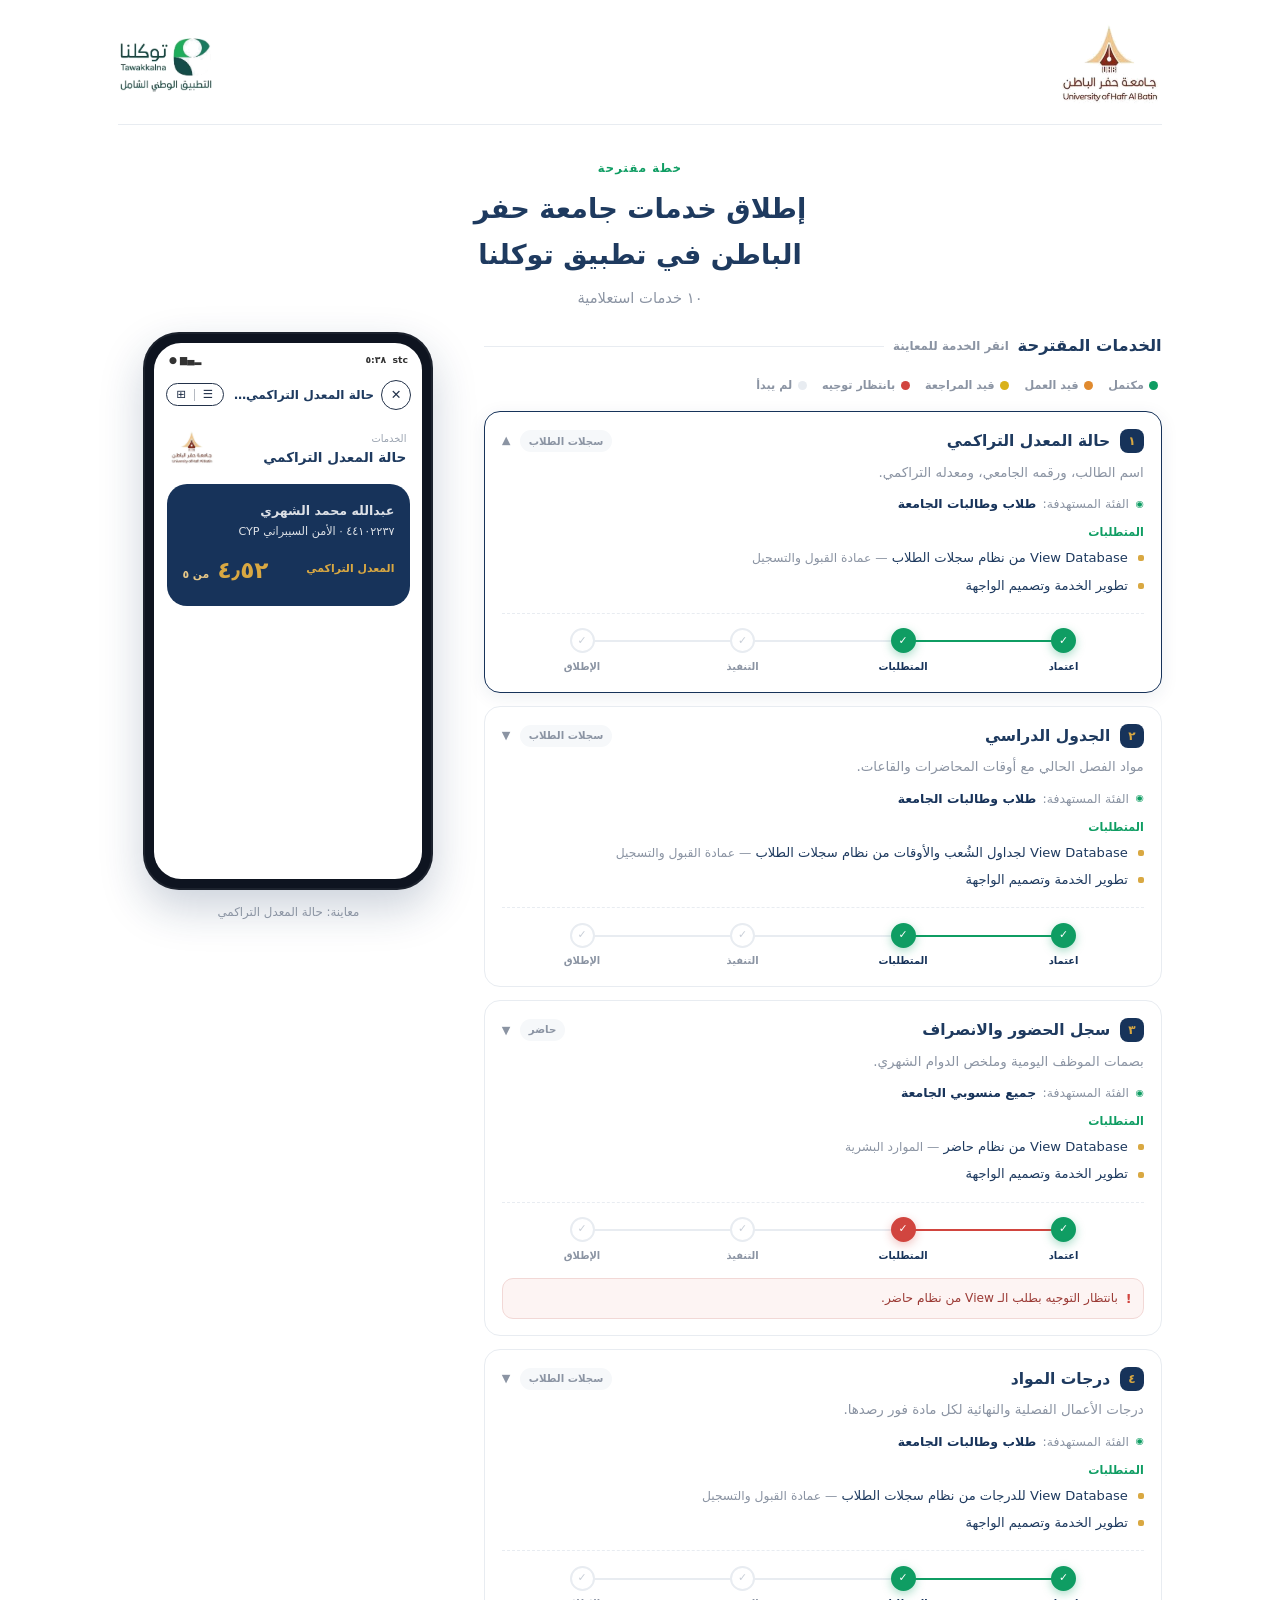
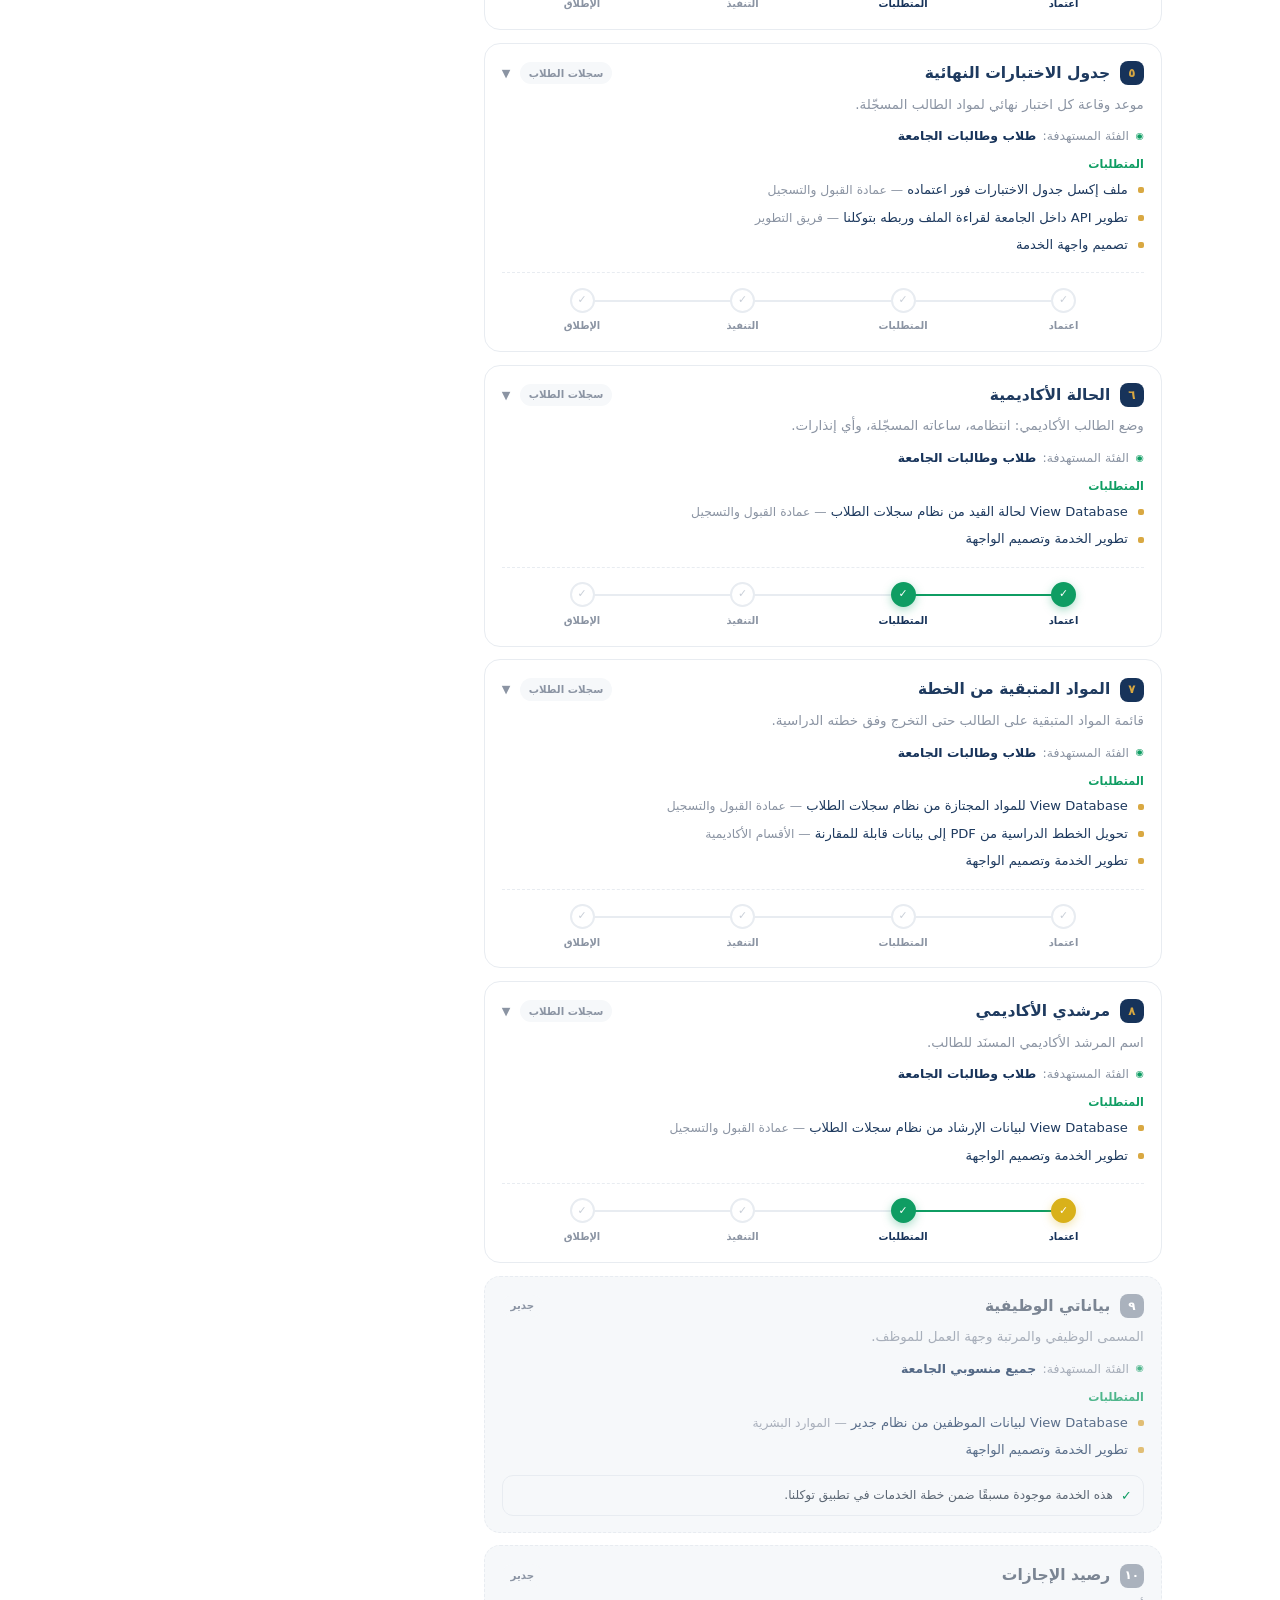
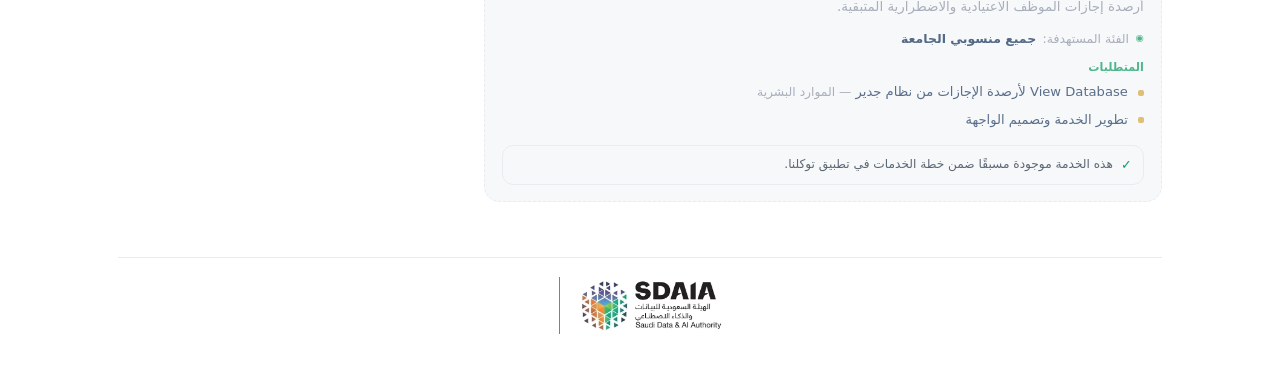
<file: plan.html>
<!DOCTYPE html>
<html lang="ar" dir="rtl">
<meta charset="utf-8">
<meta name="viewport" content="width=device-width, initial-scale=1">
<title>خطة إطلاق خدمات جامعة حفر الباطن في توكلنا</title>
<style>
  /* هوية بيضاء مينمالستك — بألوان واجهة توكلنا */
  :root{
    --bg:#ffffff; --ink:#1e3a5f; --navy:#17335a; --gold:#d9a842;
    --muted:#8b94a3; --soft:#f6f8fa; --line:#e8ecf1; --tw:#0f9d63;
    --orange:#e08a2e; --yellow:#d9b11a; --red:#d1453f;
  }
  *{ box-sizing:border-box; }
  html,body{ margin:0; }
  body{
    direction:rtl; background:var(--bg); color:var(--ink);
    font-family:"Segoe UI",Tahoma,"Noto Kufi Arabic",system-ui,sans-serif;
    line-height:1.7; -webkit-font-smoothing:antialiased;
  }
  .wrap{ max-width:1080px; margin:0 auto; padding:1.5rem 1.15rem 3rem; }

  /* الترويسة */
  .top{
    display:flex; align-items:center; justify-content:space-between; gap:1rem;
    padding-bottom:1.1rem; border-bottom:1px solid var(--line);
  }
  .top img{ display:block; height:auto; }
  .top .uni{ width:104px; }
  .top .tw-logo{ width:96px; }

  .hero{ text-align:center; padding:1.8rem 0 1.4rem; max-width:640px; margin:0 auto; }
  .hero .kicker{ font-size:.72rem; font-weight:700; letter-spacing:.1em; color:var(--tw); }
  h1{ margin:.35rem 0 .4rem; font-size:clamp(1.35rem,4.8vw,1.7rem); font-weight:800; text-wrap:balance; }
  .hero p{ margin:0 auto; max-width:46ch; color:var(--muted); font-size:.92rem; }

  /* تخطيط: قائمة + معاينة جانبية لسطح المكتب */
  .layout{ display:grid; grid-template-columns:1fr; gap:1.6rem; align-items:start; }
  @media(min-width:920px){ .layout{ grid-template-columns:1fr 340px; } }

  .list-head{
    margin:0 0 1rem; font-size:1.02rem; font-weight:800; color:var(--ink);
    display:flex; align-items:center; gap:.55rem;
  }
  .list-head::after{ content:""; flex:1; height:1px; background:var(--line); }
  .list-hint{ font-size:.74rem; color:var(--muted); font-weight:600; }

  /* بطاقة الخدمة */
  .svc{
    border:1px solid var(--line); border-radius:16px; margin-bottom:.8rem; background:#fff;
    overflow:hidden; transition:border-color .2s, box-shadow .2s;
  }
  .svc.active{ border-color:var(--navy); box-shadow:0 4px 18px rgba(23,51,90,.08); }
  .svc .card-btn{
    all:unset; box-sizing:border-box; display:block; width:100%; cursor:pointer; padding:1rem 1.05rem;
  }
  .svc .card-btn:focus-visible{ outline:3px solid var(--gold); outline-offset:-3px; border-radius:16px; }
  .svc .head{ display:flex; align-items:center; gap:.6rem; }
  .svc .num{
    flex:0 0 auto; width:24px; height:24px; border-radius:8px; display:grid; place-items:center;
    background:var(--navy); color:var(--gold); font-size:.75rem; font-weight:800;
  }
  .svc h3{ margin:0; font-size:.97rem; font-weight:800; }
  .svc .sys{
    margin-inline-start:auto; font-size:.64rem; font-weight:700; padding:.15rem .55rem;
    border-radius:99px; background:var(--soft); color:var(--muted); white-space:nowrap;
  }
  .svc .chev{ flex:0 0 auto; color:var(--muted); font-size:.7rem; transition:transform .25s; }
  .svc.active .chev{ transform:rotate(180deg); }
  .svc .desc{ margin:.45rem 0 .55rem; font-size:.84rem; color:var(--muted); }
  .aud-line{ display:flex; align-items:center; gap:.4rem; font-size:.78rem; margin-bottom:.55rem; color:var(--muted); }
  .aud-line b{ color:var(--navy); font-weight:700; }
  .aud-line::before{ content:"◉"; font-size:.6rem; color:var(--tw); }
  .req-ttl{ font-size:.7rem; font-weight:800; color:var(--tw); margin-bottom:.3rem; }
  .svc ul{ margin:0; padding:0; list-style:none; display:flex; flex-direction:column; gap:.32rem; }
  .svc li{ position:relative; padding-inline-start:1rem; font-size:.82rem; color:var(--ink); }
  .svc li::before{ content:""; position:absolute; right:0; top:.62em; width:6px; height:6px; border-radius:2px; background:var(--gold); }
  .svc li .src{ color:var(--muted); font-size:.77rem; }

  /* مؤشر المراحل */
  .stages{ display:flex; margin-top:1rem; padding-top:.9rem; border-top:1px dashed var(--line); }
  .stg{ position:relative; flex:1; display:flex; flex-direction:column; align-items:center; gap:.35rem; }
  .stg::before{
    content:""; position:absolute; top:12px; left:50%; width:100%; height:2px;
    background:var(--line); transition:background .3s;
  }
  .stg:first-child::before{ display:none; }
  .stg .dot{
    position:relative; z-index:1; width:25px; height:25px; border-radius:50%;
    display:grid; place-items:center; background:#fff; border:2px solid var(--line);
    color:#c8ced7; font-size:.68rem; font-weight:800; transition:all .3s;
  }
  .stg .lbl{ font-size:.62rem; font-weight:700; color:var(--muted); }

  .stg.done::before{ background:var(--tw); }
  .stg.done .dot{ background:var(--tw); border-color:var(--tw); color:#fff; box-shadow:0 3px 10px rgba(15,157,99,.35); }
  .stg.done .lbl{ color:var(--navy); }

  .stg.partial::before{ background:var(--orange); }
  .stg.partial .dot{ background:var(--orange); border-color:var(--orange); color:#fff; box-shadow:0 3px 10px rgba(224,138,46,.35); }
  .stg.partial .lbl{ color:var(--navy); }

  .stg.wait::before{ background:var(--yellow); }
  .stg.wait .dot{ background:var(--yellow); border-color:var(--yellow); color:#fff; box-shadow:0 3px 10px rgba(217,177,26,.35); }
  .stg.wait .lbl{ color:var(--navy); }

  .stg.blocked::before{ background:var(--red); }
  .stg.blocked .dot{ background:var(--red); border-color:var(--red); color:#fff; box-shadow:0 3px 10px rgba(209,69,63,.32); }
  .stg.blocked .lbl{ color:var(--navy); }

  /* مفتاح الألوان */
  .legend{ display:flex; flex-wrap:wrap; gap:.35rem .95rem; margin:0 .2rem 1rem; }
  .legend span{ display:flex; align-items:center; gap:.35rem; font-size:.7rem; color:var(--muted); font-weight:600; }
  .legend i{ width:9px; height:9px; border-radius:50%; display:block; }

  /* تنويه داخل البطاقة */
  .note{
    display:flex; gap:.5rem; align-items:flex-start; margin-top:.85rem;
    padding:.6rem .7rem; border-radius:11px; font-size:.76rem; line-height:1.6;
  }
  .note .ni{ flex:0 0 auto; font-weight:800; font-size:.8rem; line-height:1.5; }
  .note.warn{ background:#fdf4f3; border:1px solid #f2d8d6; color:#9b3a35; }
  .note.warn .ni{ color:var(--red); }
  .note.info{ background:var(--soft); border:1px solid var(--line); color:#5c6774; }
  .note.info .ni{ color:var(--tw); }

  /* بطاقة معطّلة (خدمة متوفرة مسبقًا) */
  .svc.off{ background:var(--soft); border-style:dashed; }
  .svc.off .card-btn{ cursor:default; }
  .svc.off .num{ background:#aab2bd; color:#fff; }
  .svc.off h3{ color:#7b8593; }
  .svc.off .chev{ display:none; }
  .svc.off .desc, .svc.off .aud-line, .svc.off ul, .svc.off .req-ttl{ opacity:.72; }

  /* الانسدال (جوال فقط) */
  .drop{ display:grid; grid-template-rows:0fr; transition:grid-template-rows .35s ease; }
  .drop > div{ overflow:hidden; }
  .svc.active .drop{ grid-template-rows:1fr; }
  .drop .phone-slot{ display:flex; justify-content:center; padding:0 1rem 1.2rem; }
  @media(min-width:920px){ .drop{ display:none; } }

  /* المعاينة الجانبية (سطح المكتب فقط) */
  .preview{ display:none; }
  @media(min-width:920px){
    .preview{ display:block; position:sticky; top:1.2rem; }
    .preview .cap{ text-align:center; font-size:.74rem; color:var(--muted); margin-top:.7rem; }
  }

  /* فريم الجوال — مطابق لواجهة توكلنا الحقيقية */
  .phone{
    width:290px; max-width:100%; border-radius:36px; padding:11px; background:#0e1420;
    box-shadow:0 18px 44px rgba(23,51,90,.22), inset 0 0 0 2px rgba(255,255,255,.06);
    margin:0 auto;
  }
  .screen{
    position:relative; border-radius:27px; overflow:hidden; background:#fff;
    aspect-ratio:9/18; display:flex; flex-direction:column;
  }
  .sbar{ display:flex; justify-content:space-between; align-items:center; padding:.55rem .9rem .2rem; font-size:.58rem; color:#333; font-weight:600; }
  .apphead{ display:flex; align-items:center; gap:.45rem; padding:.55rem .7rem .4rem; }
  .x-btn{ flex:0 0 auto; width:30px; height:30px; border:1.6px solid #23324a; border-radius:50%; display:grid; place-items:center; color:#23324a; font-size:.8rem; font-weight:700; }
  .apphead .ttl{ flex:1; min-width:0; font-size:.76rem; font-weight:700; color:#1e3a5f; white-space:nowrap; overflow:hidden; text-overflow:ellipsis; }
  .caps{ flex:0 0 auto; display:flex; align-items:center; gap:.5rem; border:1.6px solid #23324a; border-radius:999px; padding:.28rem .6rem; color:#23324a; }
  .caps .i{ font-size:.72rem; line-height:1; }
  .caps .sep{ width:1px; height:12px; background:#23324a55; }
  .svc-row{ display:flex; align-items:flex-start; justify-content:space-between; padding:.9rem 1rem .3rem; }
  .svc-row .t .g{ font-size:.62rem; color:#9aa3b0; }
  .svc-row .t .n{ font-size:.85rem; font-weight:800; color:#1e3a5f; line-height:1.4; }
  .svc-row img{ width:44px; height:auto; display:block; }
  .navy-card{ margin:.8rem .8rem; background:var(--navy); border-radius:20px; padding:1rem .95rem 1.05rem; color:#fff; text-align:right; }
  .navy-card .who{ font-size:.7rem; opacity:.85; margin-bottom:.2rem; }
  .navy-card .who b{ font-size:.79rem; color:#fff; display:block; opacity:1; }
  .kv{ display:flex; align-items:center; justify-content:space-between; padding:.42rem 0; border-bottom:1px solid #ffffff14; }
  .kv:last-child{ border-bottom:none; }
  .kv .k{ font-size:.68rem; color:#c9d3e2; }
  .kv .v{ font-size:.76rem; font-weight:800; color:var(--gold); }
  .big-line{ display:flex; align-items:center; justify-content:space-between; margin-top:.55rem; }
  .big-line .lbl{ font-size:.68rem; color:var(--gold); font-weight:700; }
  .big-line .v{ font-size:1.45rem; font-weight:800; color:var(--gold); }
  .big-line .v small{ font-size:.68rem; font-weight:700; color:#e8c887; }
  .bar{ margin-top:.7rem; height:7px; border-radius:99px; background:#ffffff22; overflow:hidden; }
  .bar i{ display:block; height:100%; background:var(--gold); border-radius:99px; }
  .bar-lbl{ display:flex; justify-content:space-between; margin-top:.4rem; font-size:.62rem; color:#c9d3e2; }
  .bar-lbl b{ color:var(--gold); }

  /* التذييل */
  .foot{ margin-top:2.6rem; padding-top:1.2rem; border-top:1px solid var(--line); text-align:center; }
  .foot .lbl{ font-size:.74rem; color:var(--muted); margin-bottom:.5rem; }
  .foot img{ width:170px; max-width:70%; height:auto; }
  .foot .fine{ margin-top:.8rem; font-size:.68rem; color:var(--muted); }

  @media (prefers-reduced-motion: reduce){ .drop, .svc .chev{ transition:none; } }
</style>

<div class="wrap">

  <div class="top">
    <img class="uni" src="assets/university.png" alt="جامعة حفر الباطن" />
    <img class="tw-logo" src="assets/tawakkalna.png" alt="توكلنا" />
  </div>

  <header class="hero">
    <span class="kicker">خطة مقترحة</span>
    <h1>إطلاق خدمات جامعة حفر الباطن في تطبيق توكلنا</h1>
    <p>١٠ خدمات استعلامية</p>
  </header>

  <div class="layout">
    <div>
      <h2 class="list-head">الخدمات المقترحة <span class="list-hint">انقر الخدمة للمعاينة</span></h2>
      <div class="legend">
        <span><i style="background:var(--tw)"></i> مكتمل</span>
        <span><i style="background:var(--orange)"></i> قيد العمل</span>
        <span><i style="background:var(--yellow)"></i> قيد المراجعة</span>
        <span><i style="background:var(--red)"></i> بانتظار توجيه</span>
        <span><i style="background:var(--line)"></i> لم يبدأ</span>
      </div>
      <div id="list"></div>
    </div>

    <aside class="preview" aria-label="معاينة الخدمة داخل توكلنا">
      <div id="preview-slot"></div>
      <div class="cap" id="preview-cap"></div>
    </aside>
  </div>

  <div class="foot">
    <img src="assets/sdaia.png" alt="سدايا — الهيئة السعودية للبيانات والذكاء الاصطناعي" />
  </div>

</div>

<script>
const UNI_LOGO = "assets/university.png";

/* بيانات الخدمات العشر */
const SERVICES = [
  {
    num:"١", name:"حالة المعدل التراكمي", sys:"سجلات الطلاب", aud:"طلاب وطالبات الجامعة",
    desc:"اسم الطالب، ورقمه الجامعي، ومعدله التراكمي.",
    reqs:[
      ["View Database من نظام سجلات الطلاب","عمادة القبول والتسجيل"],
      ["تطوير الخدمة وتصميم الواجهة",""]
    ],
    who:{ n:"عبدالله محمد الشهري", d:"٤٤١٠٢٢٣٧ · الأمن السيبراني CYP" },
    big:{ lbl:"المعدل التراكمي", v:"٤٫٥٢", u:"من ٥" }
  },
  {
    num:"٢", name:"الجدول الدراسي", sys:"سجلات الطلاب", aud:"طلاب وطالبات الجامعة",
    desc:"مواد الفصل الحالي مع أوقات المحاضرات والقاعات.",
    reqs:[
      ["View Database لجداول الشُعب والأوقات من نظام سجلات الطلاب","عمادة القبول والتسجيل"],
      ["تطوير الخدمة وتصميم الواجهة",""]
    ],
    who:{ n:"عبدالله محمد الشهري", d:"الفصل الدراسي الأول ١٤٤٧" },
    kv:[
      ["أمن الشبكات","٨:٠٠ ص · ق١٠٢"],
      ["التشفير التطبيقي","١٠:٠٠ ص · ق٢١٥"],
      ["تحليل البرمجيات الخبيثة","١:٠٠ م · معمل ٣"],
      ["إدارة المخاطر السيبرانية","٣:٠٠ م · ق١٠٨"]
    ]
  },
  {
    num:"٣", name:"سجل الحضور والانصراف", sys:"حاضر", aud:"جميع منسوبي الجامعة",
    note:{ type:"warn", text:"بانتظار التوجيه بطلب الـ View من نظام حاضر." },
    desc:"بصمات الموظف اليومية وملخص الدوام الشهري.",
    reqs:[
      ["View Database من نظام حاضر","الموارد البشرية"],
      ["تطوير الخدمة وتصميم الواجهة",""]
    ],
    who:{ n:"م. سالم عبدالله العنزي", d:"الرقم الوظيفي ٥٥٨٩" },
    kv:[
      ["بصمة الدخول اليوم","٧:٢٦ ص"],
      ["بصمة الانصراف أمس","٣:٠٤ م"],
      ["أيام الحضور هذا الشهر","٢٠ يوم"],
      ["التأخير المسجّل","٩ دقائق"]
    ]
  },
  {
    num:"٤", name:"درجات المواد", sys:"سجلات الطلاب", aud:"طلاب وطالبات الجامعة",
    desc:"درجات الأعمال الفصلية والنهائية لكل مادة فور رصدها.",
    reqs:[
      ["View Database للدرجات من نظام سجلات الطلاب","عمادة القبول والتسجيل"],
      ["تطوير الخدمة وتصميم الواجهة",""]
    ],
    who:{ n:"عبدالله محمد الشهري", d:"الفصل الدراسي الأول ١٤٤٧" },
    kv:[
      ["أمن الشبكات","A+"],
      ["التشفير التطبيقي","A"],
      ["تحليل البرمجيات الخبيثة","A+"],
      ["إدارة المخاطر السيبرانية","B+"]
    ]
  },
  {
    num:"٥", name:"جدول الاختبارات النهائية", sys:"سجلات الطلاب", aud:"طلاب وطالبات الجامعة",
    desc:"موعد وقاعة كل اختبار نهائي لمواد الطالب المسجّلة.",
    reqs:[
      ["ملف إكسل جدول الاختبارات فور اعتماده","عمادة القبول والتسجيل"],
      ["تطوير API داخل الجامعة لقراءة الملف وربطه بتوكلنا","فريق التطوير"],
      ["تصميم واجهة الخدمة",""]
    ],
    who:{ n:"عبدالله محمد الشهري", d:"اختبارات الفصل الأول ١٤٤٧" },
    kv:[
      ["أمن الشبكات","الأحد ١٢/٤ · ٨ ص · ق١"],
      ["التشفير التطبيقي","الثلاثاء ١٤/٤ · ٨ ص · ق٣"],
      ["تحليل البرمجيات","الخميس ١٦/٤ · ١١ ص · ق٢"]
    ]
  },
  {
    num:"٦", name:"الحالة الأكاديمية", sys:"سجلات الطلاب", aud:"طلاب وطالبات الجامعة",
    desc:"وضع الطالب الأكاديمي: انتظامه، ساعاته المسجّلة، وأي إنذارات.",
    reqs:[
      ["View Database لحالة القيد من نظام سجلات الطلاب","عمادة القبول والتسجيل"],
      ["تطوير الخدمة وتصميم الواجهة",""]
    ],
    who:{ n:"عبدالله محمد الشهري", d:"٤٤١٠٢٢٣٧ · الأمن السيبراني CYP" },
    kv:[
      ["حالة القيد","منتظم"],
      ["الساعات المسجّلة","١٦ ساعة"],
      ["المستوى","السادس"],
      ["الإنذارات الأكاديمية","لا يوجد"]
    ]
  },
  {
    num:"٧", name:"المواد المتبقية من الخطة", sys:"سجلات الطلاب", aud:"طلاب وطالبات الجامعة",
    desc:"قائمة المواد المتبقية على الطالب حتى التخرج وفق خطته الدراسية.",
    reqs:[
      ["View Database للمواد المجتازة من نظام سجلات الطلاب","عمادة القبول والتسجيل"],
      ["تحويل الخطط الدراسية من PDF إلى بيانات قابلة للمقارنة","الأقسام الأكاديمية"],
      ["تطوير الخدمة وتصميم الواجهة",""]
    ],
    who:{ n:"عبدالله محمد الشهري", d:"خطة الأمن السيبراني CYP" },
    big:{ lbl:"المواد المتبقية", v:"١١", u:"مادة · ٤٤ ساعة" },
    kv:[
      ["اختبار الاختراق","المستوى ٧"],
      ["الأدلة الجنائية الرقمية","المستوى ٧"],
      ["مشروع التخرج ١","المستوى ٨"]
    ]
  },
  {
    num:"٨", name:"مرشدي الأكاديمي", sys:"سجلات الطلاب", aud:"طلاب وطالبات الجامعة",
    desc:"اسم المرشد الأكاديمي المسنَد للطالب.",
    reqs:[
      ["View Database لبيانات الإرشاد من نظام سجلات الطلاب","عمادة القبول والتسجيل"],
      ["تطوير الخدمة وتصميم الواجهة",""]
    ],
    who:{ n:"عبدالله محمد الشهري", d:"٤٤١٠٢٢٣٧ · الأمن السيبراني CYP" },
    kv:[
      ["المرشد الأكاديمي","د. فهد القحطاني"]
    ]
  },
  {
    num:"٩", name:"بياناتي الوظيفية", sys:"جدير", aud:"جميع منسوبي الجامعة",
    off:true, note:{ type:"info", text:"هذه الخدمة موجودة مسبقًا ضمن خطة الخدمات في تطبيق توكلنا." },
    desc:"المسمى الوظيفي والمرتبة وجهة العمل للموظف.",
    reqs:[
      ["View Database لبيانات الموظفين من نظام جدير","الموارد البشرية"],
      ["تطوير الخدمة وتصميم الواجهة",""]
    ],
    who:{ n:"م. سالم عبدالله العنزي", d:"الرقم الوظيفي ٥٥٨٩" },
    kv:[
      ["المسمى الوظيفي","مهندس نظم"],
      ["المرتبة","التاسعة"],
      ["جهة العمل","عمادة تقنية المعلومات"],
      ["تاريخ المباشرة","١٤ / ٣ / ١٤٤١"]
    ]
  },
  {
    num:"١٠", name:"رصيد الإجازات", sys:"جدير", aud:"جميع منسوبي الجامعة",
    off:true, note:{ type:"info", text:"هذه الخدمة موجودة مسبقًا ضمن خطة الخدمات في تطبيق توكلنا." },
    desc:"أرصدة إجازات الموظف الاعتيادية والاضطرارية المتبقية.",
    reqs:[
      ["View Database لأرصدة الإجازات من نظام جدير","الموارد البشرية"],
      ["تطوير الخدمة وتصميم الواجهة",""]
    ],
    who:{ n:"م. سالم عبدالله العنزي", d:"الرقم الوظيفي ٥٥٨٩" },
    big:{ lbl:"الرصيد الاعتيادي", v:"٢٤", u:"يوم" },
    kv:[
      ["الرصيد الاضطراري","٣ أيام"],
      ["آخر إجازة","١٥ – ١٩ / ٦ / ١٤٤٧"]
    ]
  }
];

/* توليد شاشة الخدمة داخل فريم توكلنا */
function screenHTML(s){
  let card = `<div class="who"><b>${s.who.n}</b>${s.who.d}</div>`;
  if (s.big) card += `<div class="big-line"><span class="lbl">${s.big.lbl}</span><span class="v">${s.big.v} <small>${s.big.u}</small></span></div>`;
  if (s.bar) card += `<div class="bar"><i style="width:${s.bar.p}%"></i></div><div class="bar-lbl"><span>${s.bar.lbl}</span><b>${s.bar.txt}</b></div>`;
  if (s.kv)  card += s.kv.map(([k,v]) => `<div class="kv"><span class="k">${k}</span><span class="v">${v}</span></div>`).join("");
  return `
  <div class="phone">
    <div class="screen">
      <div class="sbar"><span>stc &nbsp;٥:٣٨</span><span>▂▄▆ ●</span></div>
      <div class="apphead">
        <span class="x-btn">✕</span>
        <span class="ttl">${s.name} جامعة حفر الباطن</span>
        <span class="caps"><span class="i">☰</span><span class="sep"></span><span class="i">⊞</span></span>
      </div>
      <div class="svc-row">
        <div class="t"><div class="g">الخدمات</div><div class="n">${s.name}</div></div>
        <img src="${UNI_LOGO}" alt="" />
      </div>
      <div class="navy-card">${card}</div>
    </div>
  </div>`;
}

/* مراحل كل خدمة — prog: عدد المراحل المكتملة (0 = كلها معلّقة) */
const STAGES = ["اعتماد", "المتطلبات", "التنفيذ", "الإطلاق"];
/* حالة كل مرحلة لكل خدمة — بالترتيب: اعتماد، المتطلبات، التنفيذ، الإطلاق
   "done" أخضر · "partial" برتقالي · "wait" أصفر · "blocked" أحمر · "" رمادي */
const PROGRESS = {
  0: ["done", "done"],          /* حالة المعدل التراكمي */
  1: ["done", "done"],          /* الجدول الدراسي */
  2: ["done", "blocked"],       /* سجل الحضور والانصراف */
  3: ["done", "done"],          /* درجات المواد */
  5: ["done", "done"],          /* الحالة الأكاديمية */
  7: ["wait", "done"]           /* مرشدي الأكاديمي */
};

/* بناء القائمة */
const list = document.getElementById("list");
SERVICES.forEach((s, i) => {
  const reqs = s.reqs.map(([r, src]) =>
    `<li>${r}${src ? ` <span class="src">— ${src}</span>` : ""}</li>`).join("");
  const prog = PROGRESS[i] || [];
  const stages = STAGES.map((t, k) =>
    `<div class="stg ${prog[k] || ""}"><span class="dot">✓</span><span class="lbl">${t}</span></div>`).join("");
  const note = s.note
    ? `<div class="note ${s.note.type}"><span class="ni">${s.note.type === "warn" ? "!" : "✓"}</span><div>${s.note.text}</div></div>`
    : "";
  const el = document.createElement("div");
  el.className = "svc" + (s.off ? " off" : ""); el.id = "svc-" + i;
  el.innerHTML = `
    <button class="card-btn" aria-expanded="false" aria-controls="drop-${i}" ${s.off ? "disabled" : ""}>
      <div class="head">
        <span class="num">${s.num}</span><h3>${s.name}</h3>
        <span class="sys">${s.sys}</span><span class="chev">▼</span>
      </div>
      <p class="desc">${s.desc}</p>
      <div class="aud-line">الفئة المستهدفة: <b>${s.aud}</b></div>
      <div class="req-ttl">المتطلبات</div>
      <ul>${reqs}</ul>
      ${s.off ? "" : `<div class="stages" aria-label="مراحل الخدمة">${stages}</div>`}
      ${note}
    </button>
    <div class="drop" id="drop-${i}"><div><div class="phone-slot"></div></div></div>`;
  if (!s.off) el.querySelector(".card-btn").addEventListener("click", () => select(i));
  list.appendChild(el);
});

const previewSlot = document.getElementById("preview-slot");
const previewCap  = document.getElementById("preview-cap");
const isDesktop = () => matchMedia("(min-width:920px)").matches;
let current = -1;

function select(i){
  const cards = document.querySelectorAll(".svc");
  if (!isDesktop() && current === i){          /* جوال: نقرة ثانية تطوي */
    cards[i].classList.remove("active");
    cards[i].querySelector(".card-btn").setAttribute("aria-expanded","false");
    current = -1; return;
  }
  current = i;
  cards.forEach((c, j) => {
    c.classList.toggle("active", j === i);
    c.querySelector(".card-btn").setAttribute("aria-expanded", j === i ? "true" : "false");
    const slot = c.querySelector(".phone-slot");
    if (j === i && !slot.innerHTML) slot.innerHTML = screenHTML(SERVICES[i]);
  });
  previewSlot.innerHTML = screenHTML(SERVICES[i]);
  previewCap.textContent = "معاينة: " + SERVICES[i].name;
}

select(0);   /* افتراضيًا: الخدمة الأولى */
</script>
</html>
</file>
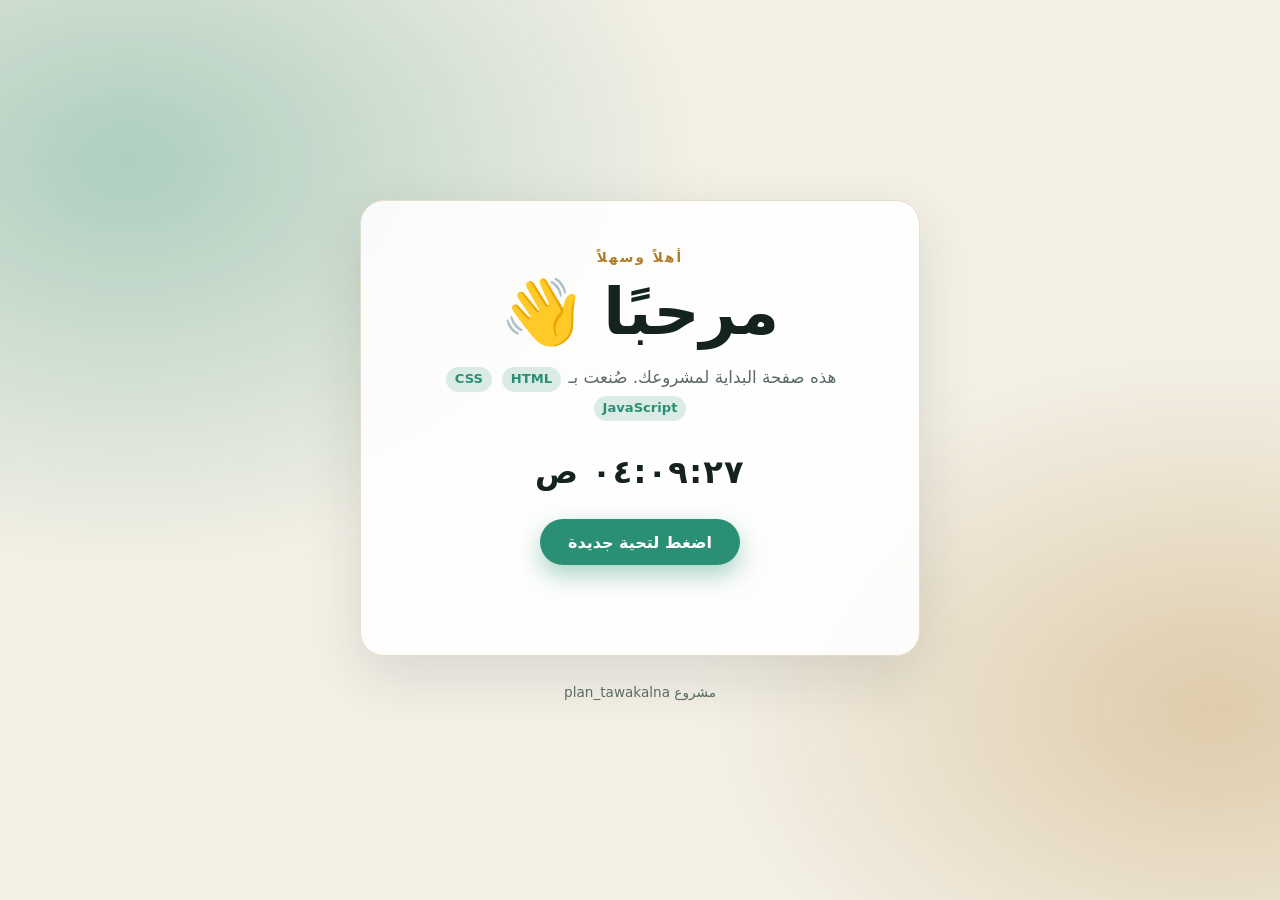
<file: welcome.html>
<!DOCTYPE html>
<html lang="ar" dir="rtl">
<head>
  <meta charset="UTF-8" />
  <meta name="viewport" content="width=device-width, initial-scale=1.0" />
  <title>مرحبًا</title>
  <link rel="stylesheet" href="style.css" />
</head>
<body>
  <div class="glow" aria-hidden="true"></div>

  <main class="card">
    <p class="eyebrow">أهلاً وسهلاً</p>
    <h1 class="title">مرحبًا <span class="wave" aria-hidden="true">👋</span></h1>
    <p class="subtitle">
      هذه صفحة البداية لمشروعك. صُنعت بـ
      <span class="tag">HTML</span>
      <span class="tag">CSS</span>
      <span class="tag">JavaScript</span>
    </p>

    <div class="clock" id="clock" aria-live="polite">--:--:--</div>

    <button class="btn" id="greetBtn" type="button">اضغط لتحية جديدة</button>
    <p class="msg" id="msg"></p>
  </main>

  <footer class="foot">مشروع plan_tawakalna</footer>

  <script src="script.js"></script>
</body>
</html>
</file>
<file: style.css>
:root {
  --bg: #f4f0e6;
  --ink: #14231f;
  --muted: #5a6b64;
  --card: #ffffff;
  --line: #e4ddcd;
  --accent: #b07d2b;
  --teal: #2a8f74;
  --shadow: 0 20px 60px rgba(20, 35, 31, 0.12);
}

@media (prefers-color-scheme: dark) {
  :root {
    --bg: #0f1e1a;
    --ink: #f1efe6;
    --muted: #9fb3ab;
    --card: #16292400;
    --line: #24413a;
    --accent: #d4a24e;
    --teal: #45c3a2;
    --shadow: 0 24px 70px rgba(0, 0, 0, 0.45);
  }
}

:root[data-theme="light"] {
  --bg: #f4f0e6;
  --ink: #14231f;
  --muted: #5a6b64;
  --card: #ffffff;
  --line: #e4ddcd;
  --accent: #b07d2b;
  --teal: #2a8f74;
  --shadow: 0 20px 60px rgba(20, 35, 31, 0.12);
}

:root[data-theme="dark"] {
  --bg: #0f1e1a;
  --ink: #f1efe6;
  --muted: #9fb3ab;
  --card: #16292400;
  --line: #24413a;
  --accent: #d4a24e;
  --teal: #45c3a2;
  --shadow: 0 24px 70px rgba(0, 0, 0, 0.45);
}

* { box-sizing: border-box; }

html, body { height: 100%; }

body {
  margin: 0;
  display: flex;
  flex-direction: column;
  align-items: center;
  justify-content: center;
  gap: 1.75rem;
  min-height: 100vh;
  padding: 2rem 1.25rem;
  background: var(--bg);
  color: var(--ink);
  font-family: "Segoe UI", Tahoma, "Noto Kufi Arabic", system-ui, sans-serif;
  overflow: hidden;
}

/* soft animated background glow */
.glow {
  position: fixed;
  inset: -30%;
  z-index: 0;
  background:
    radial-gradient(40% 40% at 25% 30%, color-mix(in srgb, var(--teal) 35%, transparent), transparent 70%),
    radial-gradient(35% 35% at 78% 68%, color-mix(in srgb, var(--accent) 32%, transparent), transparent 70%);
  filter: blur(20px);
  animation: drift 14s ease-in-out infinite alternate;
}

@keyframes drift {
  from { transform: translate3d(-3%, -2%, 0) scale(1); }
  to   { transform: translate3d(4%, 3%, 0) scale(1.12); }
}

.card {
  position: relative;
  z-index: 1;
  width: min(560px, 100%);
  text-align: center;
  padding: 3rem 2.25rem;
  background: color-mix(in srgb, var(--card) 88%, transparent);
  border: 1px solid var(--line);
  border-radius: 24px;
  box-shadow: var(--shadow);
  backdrop-filter: blur(12px);
  animation: rise 0.7s cubic-bezier(0.2, 0.8, 0.2, 1) both;
}

@keyframes rise {
  from { opacity: 0; transform: translateY(16px); }
  to   { opacity: 1; transform: translateY(0); }
}

.eyebrow {
  margin: 0 0 0.75rem;
  font-size: 0.85rem;
  letter-spacing: 0.15em;
  color: var(--accent);
  font-weight: 600;
}

.title {
  margin: 0;
  font-size: clamp(2.6rem, 8vw, 4rem);
  font-weight: 800;
  line-height: 1.1;
  text-wrap: balance;
}

.wave {
  display: inline-block;
  transform-origin: 70% 70%;
  animation: wave 2.4s ease-in-out infinite;
}

@keyframes wave {
  0%, 60%, 100% { transform: rotate(0deg); }
  10%, 30% { transform: rotate(16deg); }
  20% { transform: rotate(-8deg); }
}

.subtitle {
  margin: 1rem auto 0;
  max-width: 38ch;
  color: var(--muted);
  font-size: 1.05rem;
  line-height: 1.7;
}

.tag {
  display: inline-block;
  margin: 0 0.15rem;
  padding: 0.1rem 0.55rem;
  border-radius: 999px;
  background: color-mix(in srgb, var(--teal) 16%, transparent);
  color: var(--teal);
  font-size: 0.82rem;
  font-weight: 700;
}

.clock {
  margin: 2rem 0 1.75rem;
  font-size: 2rem;
  font-weight: 700;
  font-variant-numeric: tabular-nums;
  letter-spacing: 0.04em;
  color: var(--ink);
}

.btn {
  font: inherit;
  font-weight: 700;
  cursor: pointer;
  padding: 0.85rem 1.75rem;
  border: none;
  border-radius: 999px;
  color: #fff;
  background: var(--teal);
  box-shadow: 0 10px 24px color-mix(in srgb, var(--teal) 40%, transparent);
  transition: transform 0.15s ease, box-shadow 0.15s ease, filter 0.15s ease;
}

.btn:hover { transform: translateY(-2px); filter: brightness(1.05); }
.btn:active { transform: translateY(0); }
.btn:focus-visible { outline: 3px solid var(--accent); outline-offset: 3px; }

.msg {
  min-height: 1.5rem;
  margin: 1.1rem 0 0;
  font-size: 1.1rem;
  font-weight: 600;
  color: var(--accent);
}

.foot {
  position: relative;
  z-index: 1;
  color: var(--muted);
  font-size: 0.85rem;
}

@media (prefers-reduced-motion: reduce) {
  .glow, .wave, .card { animation: none; }
  .btn { transition: none; }
}
</file>
